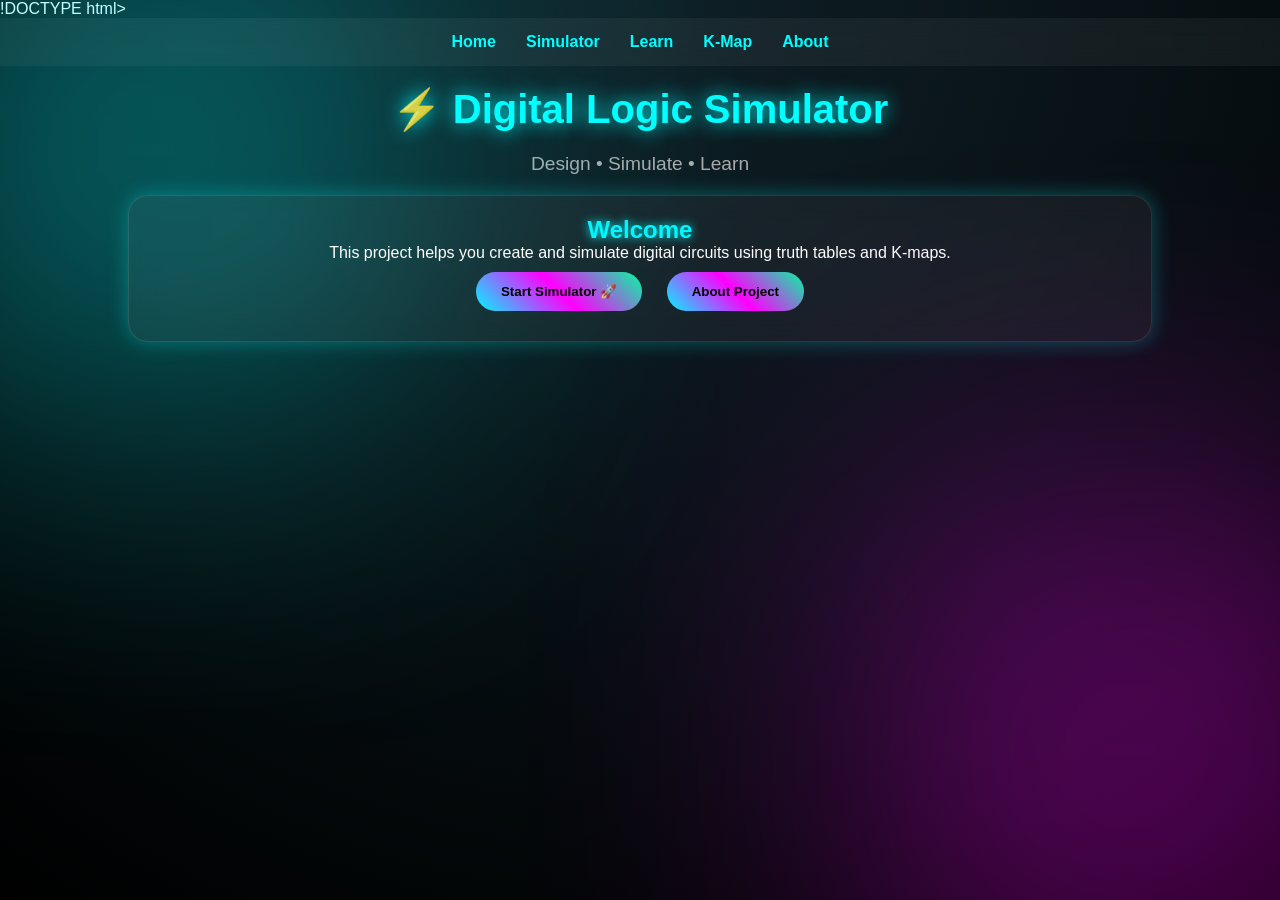
<file: index.html>
!DOCTYPE html>
<html>

<head>
    <title>Logic Simulator</title>
    <link rel="stylesheet" href="style.css">
</head>

<body>

    <div class="navbar">
        <a href="index.html">Home</a>
        <a href="simulator.html">Simulator</a>
        <a href="learn.html">Learn</a>
        <a href="kmap.html">K-Map</a>
        <a href="about.html">About</a>
    </div>
    <div class="container">

        <h1>⚡ Digital Logic Simulator</h1>
        <p class="subtitle">Design • Simulate • Learn</p>

        <div class="card">
            <h2>Welcome</h2>
            <p>This project helps you create and simulate digital circuits using truth tables and K-maps.</p>

            <a href="simulator.html">
                <button>Start Simulator 🚀</button>
            </a>

            <a href="about.html">
                <button>About Project</button>
            </a>
        </div>

    </div>

</body>

</html>
</file>
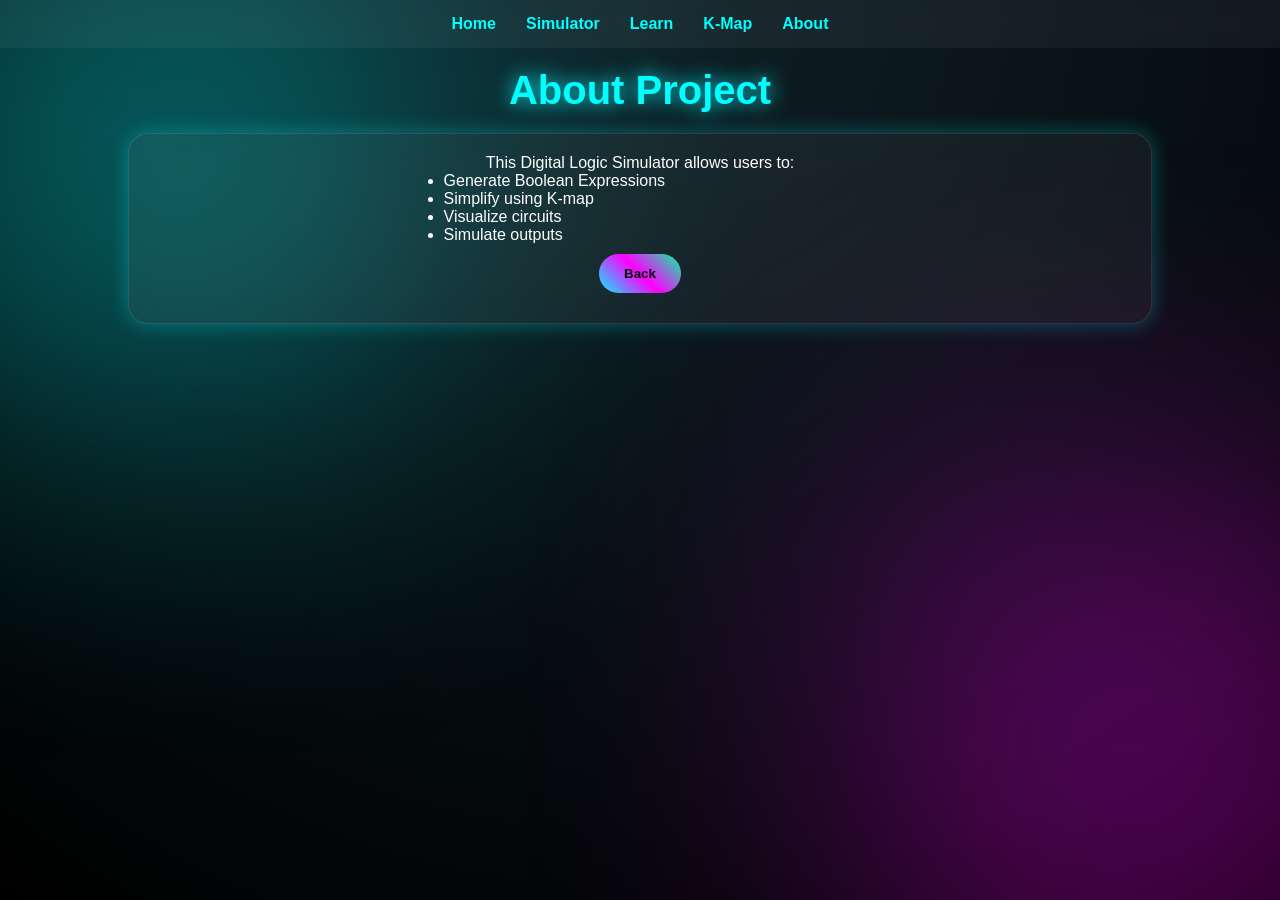
<file: about.html>
<!DOCTYPE html>
<html>

<head>
    <title>About</title>
    <link rel="stylesheet" href="style.css">
</head>

<body>
    </div>
    <div class="navbar">
        <a href="index.html">Home</a>
        <a href="simulator.html">Simulator</a>
        <a href="learn.html">Learn</a>
        <a href="kmap.html">K-Map</a>
        <a href="about.html">About</a>
    </div>

    <div class="container">

        <h1>About Project</h1>

        <div class="card">
            <p>
                This Digital Logic Simulator allows users to:
            </p>

            <ul>
                <li>Generate Boolean Expressions</li>
                <li>Simplify using K-map</li>
                <li>Visualize circuits</li>
                <li>Simulate outputs</li>
            </ul>

            <a href="index.html">
                <button>Back</button>
            </a>
        </div>

    </div>

</body>

</html>
</file>
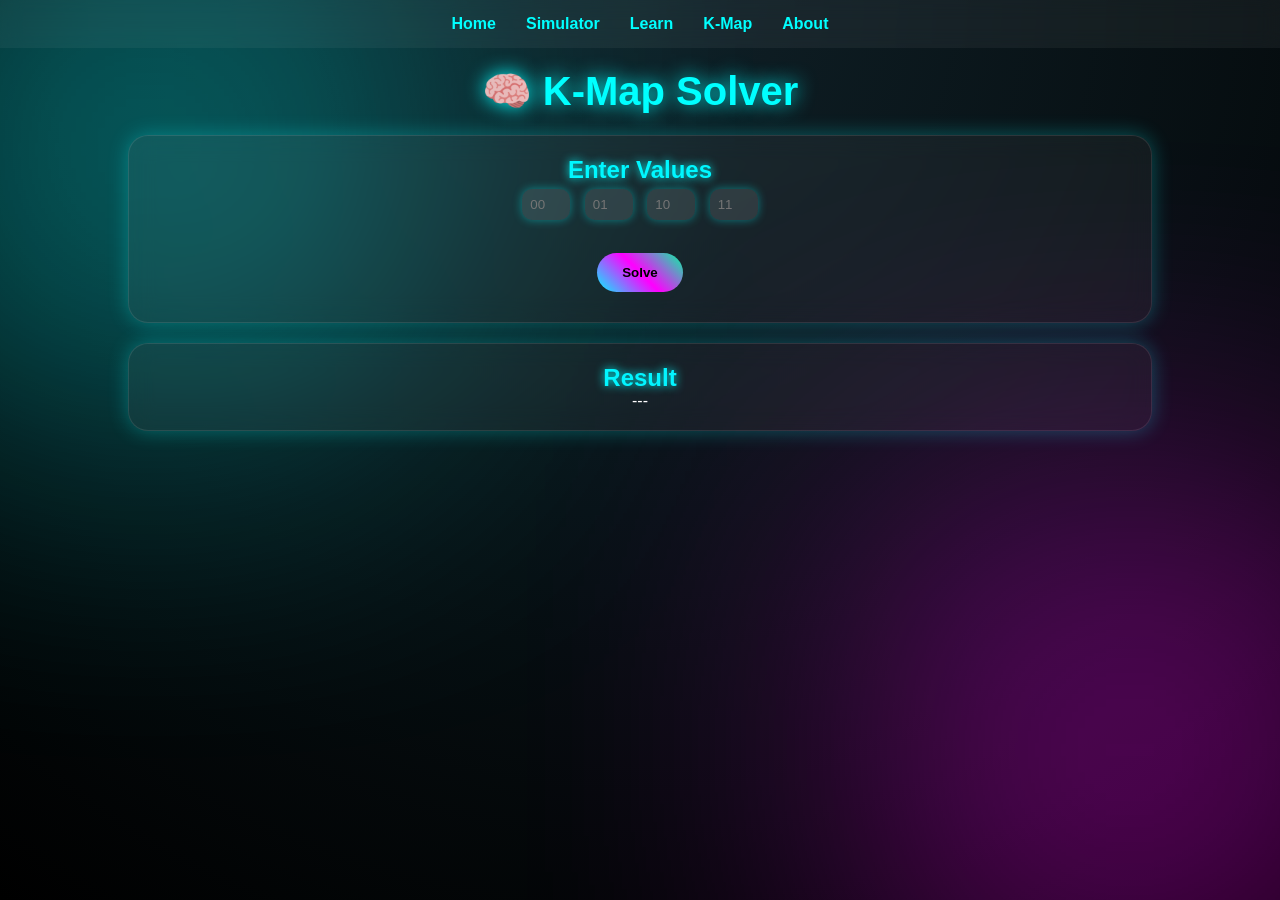
<file: kmap.html>
<!DOCTYPE html>
<html>

<head>
    <title>K-Map Solver</title>
    <link rel="stylesheet" href="style.css">
</head>

<body>

    <div class="navbar">
        <a href="index.html">Home</a>
        <a href="simulator.html">Simulator</a>
        <a href="learn.html">Learn</a>
        <a href="kmap.html">K-Map</a>
        <a href="about.html">About</a>
    </div>

    <div class="container">

        <h1>🧠 K-Map Solver</h1>

        <div class="card">
            <h2>Enter Values</h2>
            <input id="k0" type="number" min="0" max="1" placeholder="00">
            <input id="k1" type="number" min="0" max="1" placeholder="01">
            <input id="k2" type="number" min="0" max="1" placeholder="10">
            <input id="k3" type="number" min="0" max="1" placeholder="11">


            <br><br>

            <button onclick="solveKMap()">Solve</button>
        </div>

        <div class="card">
            <h2>Result</h2>
            <p id="kresult">---</p>
        </div>

    </div>

    <script>

        function solveKMap() {

            let v0 = parseInt(document.getElementById("k0").value) || 0;
            let v1 = parseInt(document.getElementById("k1").value) || 0;
            let v2 = parseInt(document.getElementById("k2").value) || 0;
            let v3 = parseInt(document.getElementById("k3").value) || 0;

            let result = "";

            if (v0 === 1 && v1 === 1 && v2 === 1 && v3 === 1)
                result = "1";

            else if (v3 === 1 && v0 === 0 && v1 === 0 && v2 === 0)
                result = "AB";

            else if (v1 === 1 && v2 === 1 && v3 === 1)
                result = "A + B";

            else if (v0 === 1 && v1 === 1 && v2 === 1 && v3 === 0)
                result = "(AB)'";

            else if (v0 === 1 && v1 === 0 && v2 === 0 && v3 === 0)
                result = "(A+B)'";

            else if (v1 === 1 && v2 === 1 && v0 === 0 && v3 === 0)
                result = "A ⊕ B";

            else if (v0 === 1 && v3 === 1 && v1 === 0 && v2 === 0)
                result = "A ⊙ B";

            else
                result = "Complex / No match";

            document.getElementById("kresult").innerText = result;
        }



    </script>

</body>

</html>
</file>
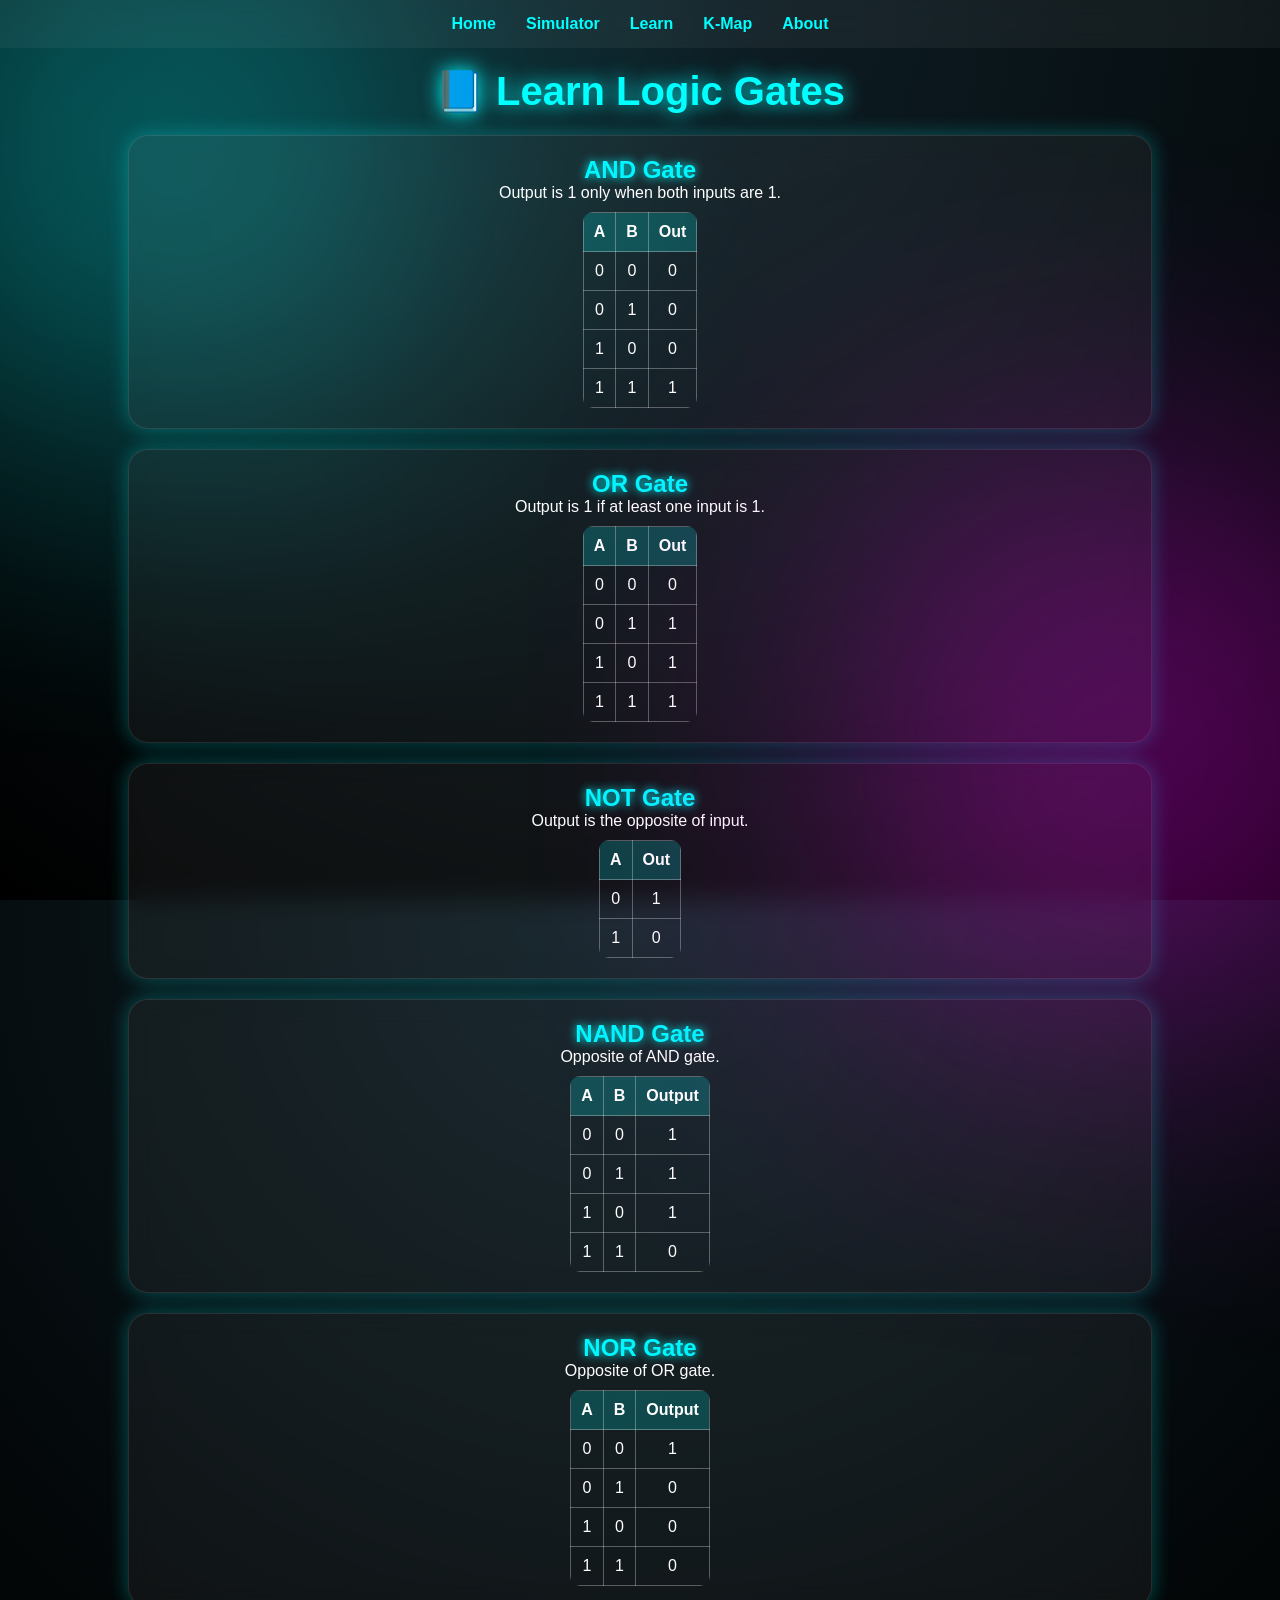
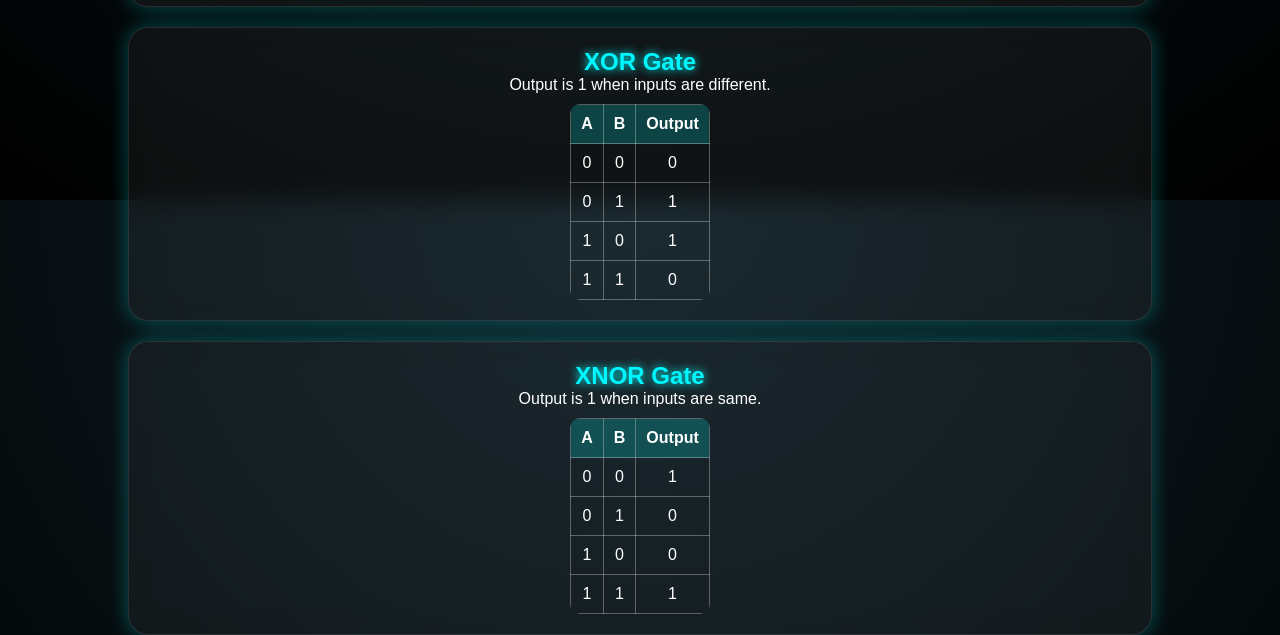
<file: learn.html>
<!DOCTYPE html>
<html>

<head>
    <title>Learn Logic Gates</title>
    <link rel="stylesheet" href="style.css">
</head>

<body>

    <div class="navbar">
        <a href="index.html">Home</a>
        <a href="simulator.html">Simulator</a>
        <a href="learn.html">Learn</a>
        <a href="kmap.html">K-Map</a>
        <a href="about.html">About</a>
    </div>

    <div class="container">

        <h1>📘 Learn Logic Gates</h1>

        <div class="card">
            <h2>AND Gate</h2>
            <p>Output is 1 only when both inputs are 1.</p>
            <table>
                <tr>
                    <th>A</th>
                    <th>B</th>
                    <th>Out</th>
                </tr>
                <tr>
                    <td>0</td>
                    <td>0</td>
                    <td>0</td>
                </tr>
                <tr>
                    <td>0</td>
                    <td>1</td>
                    <td>0</td>
                </tr>
                <tr>
                    <td>1</td>
                    <td>0</td>
                    <td>0</td>
                </tr>
                <tr>
                    <td>1</td>
                    <td>1</td>
                    <td>1</td>
                </tr>
            </table>
        </div>

        <div class="card">
            <h2>OR Gate</h2>
            <p>Output is 1 if at least one input is 1.</p>
            <table>
                <tr>
                    <th>A</th>
                    <th>B</th>
                    <th>Out</th>
                </tr>
                <tr>
                    <td>0</td>
                    <td>0</td>
                    <td>0</td>
                </tr>
                <tr>
                    <td>0</td>
                    <td>1</td>
                    <td>1</td>
                </tr>
                <tr>
                    <td>1</td>
                    <td>0</td>
                    <td>1</td>
                </tr>
                <tr>
                    <td>1</td>
                    <td>1</td>
                    <td>1</td>
                </tr>
            </table>
        </div>

        <div class="card">
            <h2>NOT Gate</h2>
            <p>Output is the opposite of input.</p>
            <table>
                <tr>
                    <th>A</th>
                    <th>Out</th>
                </tr>
                <tr>
                    <td>0</td>
                    <td>1</td>
                </tr>
                <tr>
                    <td>1</td>
                    <td>0</td>
                </tr>
            </table>
        </div>
        <div class="card">
            <h2>NAND Gate</h2>
            <p>Opposite of AND gate.</p>
            <table>
                <tr>
                    <th>A</th>
                    <th>B</th>
                    <th>Output</th>
                </tr>
                <tr>
                    <td>0</td>
                    <td>0</td>
                    <td>1</td>
                </tr>
                <tr>
                    <td>0</td>
                    <td>1</td>
                    <td>1</td>
                </tr>
                <tr>
                    <td>1</td>
                    <td>0</td>
                    <td>1</td>
                </tr>
                <tr>
                    <td>1</td>
                    <td>1</td>
                    <td>0</td>
                </tr>
            </table>
        </div>

        <div class="card">
            <h2>NOR Gate</h2>
            <p>Opposite of OR gate.</p>
            <table>
                <tr>
                    <th>A</th>
                    <th>B</th>
                    <th>Output</th>
                </tr>
                <tr>
                    <td>0</td>
                    <td>0</td>
                    <td>1</td>
                </tr>
                <tr>
                    <td>0</td>
                    <td>1</td>
                    <td>0</td>
                </tr>
                <tr>
                    <td>1</td>
                    <td>0</td>
                    <td>0</td>
                </tr>
                <tr>
                    <td>1</td>
                    <td>1</td>
                    <td>0</td>
                </tr>
            </table>
        </div>
        <div class="card">
            <h2>XOR Gate</h2>
            <p>Output is 1 when inputs are different.</p>
            <table>
                <tr>
                    <th>A</th>
                    <th>B</th>
                    <th>Output</th>
                </tr>
                <tr>
                    <td>0</td>
                    <td>0</td>
                    <td>0</td>
                </tr>
                <tr>
                    <td>0</td>
                    <td>1</td>
                    <td>1</td>
                </tr>
                <tr>
                    <td>1</td>
                    <td>0</td>
                    <td>1</td>
                </tr>
                <tr>
                    <td>1</td>
                    <td>1</td>
                    <td>0</td>
                </tr>
            </table>
        </div>
        <div class="card">
            <h2>XNOR Gate</h2>
            <p>Output is 1 when inputs are same.</p>
            <table>
                <tr>
                    <th>A</th>
                    <th>B</th>
                    <th>Output</th>
                </tr>
                <tr>
                    <td>0</td>
                    <td>0</td>
                    <td>1</td>
                </tr>
                <tr>
                    <td>0</td>
                    <td>1</td>
                    <td>0</td>
                </tr>
                <tr>
                    <td>1</td>
                    <td>0</td>
                    <td>0</td>
                </tr>
                <tr>
                    <td>1</td>
                    <td>1</td>
                    <td>1</td>
                </tr>
            </table>
        </div>

    </div>
</body>

</html>
</file>
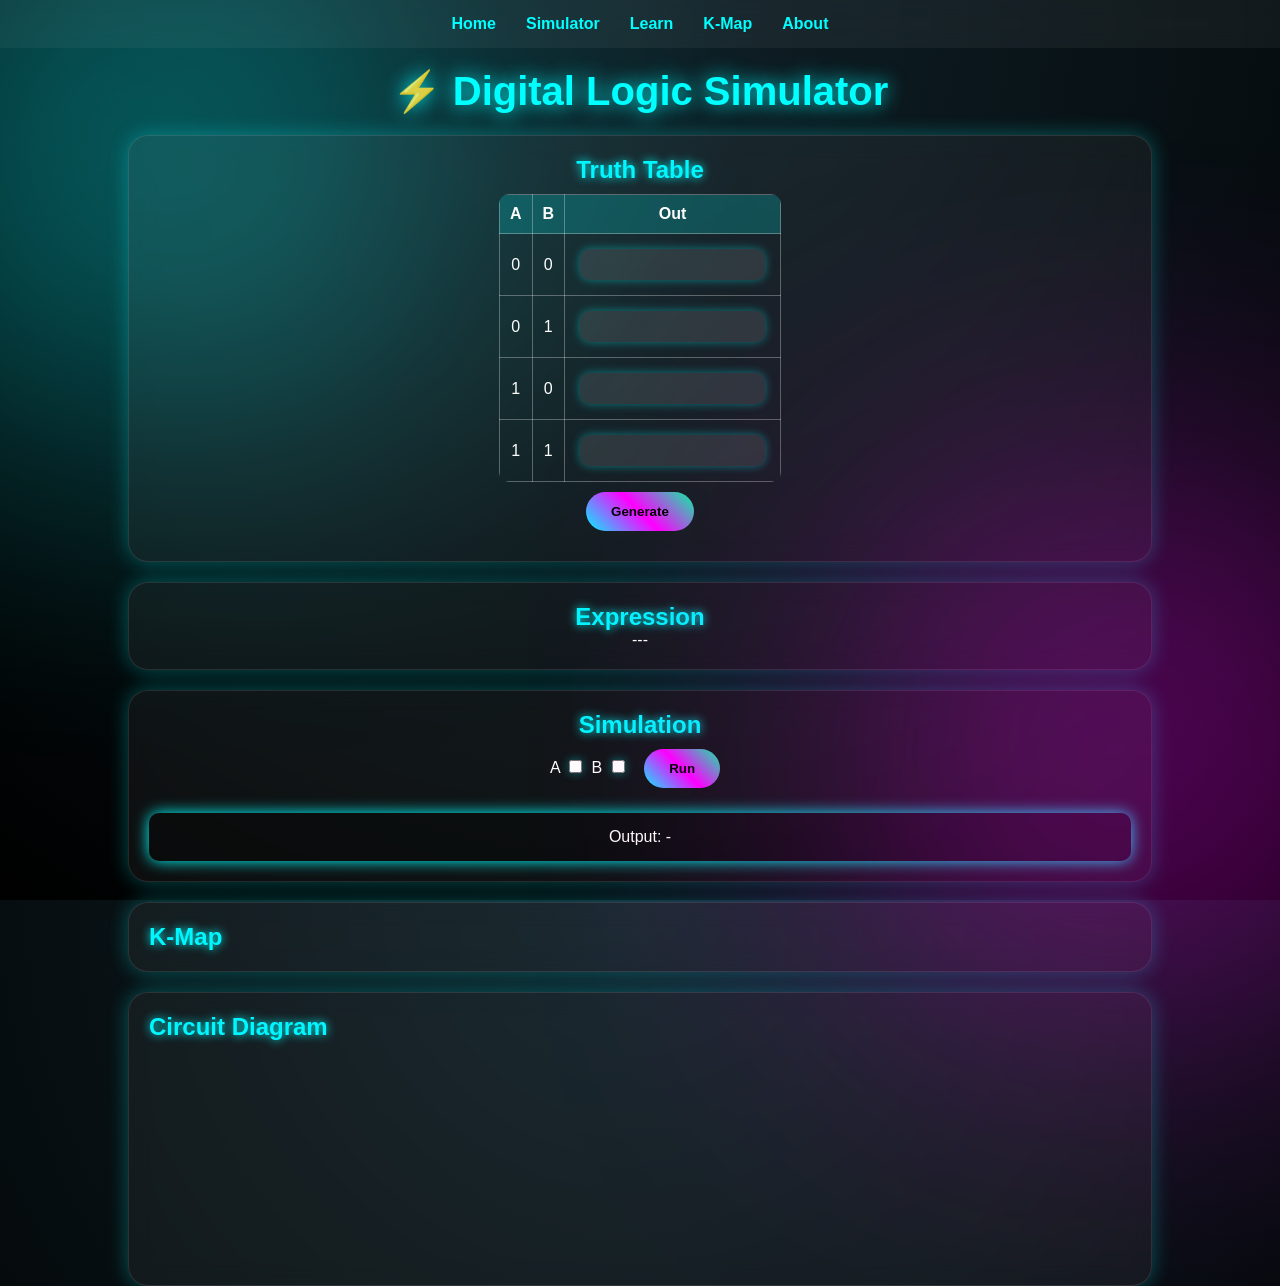
<file: simulator.html>
<!DOCTYPE html>
<html>

<head>
    <title>Logic Simulator</title>
    <link rel="stylesheet" href="style.css">
</head>

<body>
    <div class="navbar">
        <a href="index.html">Home</a>
        <a href="simulator.html">Simulator</a>
        <a href="learn.html">Learn</a>
        <a href="kmap.html">K-Map</a>
        <a href="about.html">About</a>
    </div>
    <div class="container">

        <h1>⚡ Digital Logic Simulator</h1>

        <!-- CARD 1 -->
        <div class="card">
            <h2>Truth Table</h2>

            <table>
                <tr>
                    <th>A</th>
                    <th>B</th>
                    <th>Out</th>
                </tr>
                <tr>
                    <td>0</td>
                    <td>0</td>
                    <td><input id="o0"></td>
                </tr>
                <tr>
                    <td>0</td>
                    <td>1</td>
                    <td><input id="o1"></td>
                </tr>
                <tr>
                    <td>1</td>
                    <td>0</td>
                    <td><input id="o2"></td>
                </tr>
                <tr>
                    <td>1</td>
                    <td>1</td>
                    <td><input id="o3"></td>
                </tr>
            </table>

            <button onclick="generate()">Generate</button>
        </div>

        <!-- CARD 2 -->
        <div class="card">
            <h2>Expression</h2>
            <p id="expression">---</p>
        </div>

        <!-- CARD 3 -->
        <div class="card">
            <h2>Simulation</h2>
            A <input type="checkbox" id="A">
            B <input type="checkbox" id="B">

            <button onclick="simulate()">Run</button>

            <p id="output">Output: -</p>
        </div>

    </div>

    <script src="script.js"></script>


    <!-- K-MAP -->
    <div class="card">
        <h2>K-Map</h2>
        <div id="kmap"></div>
    </div>

    <!-- CIRCUIT -->
    <div class="card">
        <h2>Circuit Diagram</h2>
        <svg id="circuit" width="400" height="200"></svg>
    </div>
</body>

</html>
</file>
<file: style.css>
/* RESET */
* {
    margin: 0;
    padding: 0;
    box-sizing: border-box;
}

/* BACKGROUND */
body {
    font-family: 'Poppins', sans-serif;
    background: radial-gradient(circle at top, #0f2027, #000000);
    color: white;
    height: 100vh;
}

/* GLOW BACKGROUND */
body::before {
    content: "";
    position: fixed;
    width: 500px;
    height: 500px;
    background: cyan;
    filter: blur(150px);
    top: -100px;
    left: -100px;
    opacity: 0.4;
}

body::after {
    content: "";
    position: fixed;
    width: 500px;
    height: 500px;
    background: magenta;
    filter: blur(150px);
    bottom: -100px;
    right: -100px;
    opacity: 0.4;
}

/* CONTAINER */
.container {
    text-align: center;
}

/* TITLE */
h1 {
    margin: 20px;
    font-size: 2.5rem;
    color: cyan;
    text-shadow: 0 0 20px cyan;
}

/* GLASS CARD */
.card {
    width: 80%;
    margin: 20px auto;
    padding: 20px;

    background: rgba(255, 255, 255, 0.05);
    border-radius: 20px;

    backdrop-filter: blur(12px);

    border: 1px solid rgba(255, 255, 255, 0.1);

    box-shadow: 0 0 20px rgba(0, 255, 255, 0.3);

    transition: 0.3s;
}

/* HOVER EFFECT */
.card:hover {
    transform: scale(1.05);
    box-shadow: 0 0 40px cyan;
}

/* TABLE */
table {
    margin: auto;
    border-collapse: collapse;
}

td,
th {
    padding: 10px;
    border: 1px solid white;
}

/* INPUT */
input {
    padding: 8px;
    border-radius: 10px;
    border: none;
    background: rgba(255, 255, 255, 0.1);
    color: white;
}

/* BUTTON */
button {
    margin-top: 10px;
    padding: 10px 20px;
    border-radius: 20px;

    background: linear-gradient(45deg, cyan, magenta);
    border: none;
    cursor: pointer;
}

button:hover {
    transform: scale(1.1);
    box-shadow: 0 0 20px cyan;
}

/* SVG GLOW */
svg {
    margin-top: 20px;
}

svg line {
    stroke: cyan;
    stroke-width: 2;
    filter: drop-shadow(0 0 8px cyan);
}

svg rect {
    stroke: cyan;
    fill: transparent;
    filter: drop-shadow(0 0 10px cyan);
}

svg text {
    fill: white;
}

/* SUBTITLE */
.subtitle {
    font-size: 1.2rem;
    color: #aaa;
    margin-bottom: 20px;
}

/* BUTTON GROUP */
a {
    text-decoration: none;
}

/* MULTI COLOR GLOW */
button {
    margin: 10px;
    padding: 12px 25px;
    border-radius: 30px;
    border: none;

    background: linear-gradient(45deg, #00f7ff, #ff00ff, #00ff9f);
    color: black;
    font-weight: bold;

    cursor: pointer;
    transition: 0.4s;
}

button:hover {
    transform: scale(1.1);
    box-shadow:
        0 0 20px #00f7ff,
        0 0 40px #ff00ff,
        0 0 60px #00ff9f;
}

/* LIST STYLE */
ul {
    text-align: left;
    margin-left: 30%;
}

.navbar {
    display: flex;
    justify-content: center;
    gap: 30px;
    padding: 15px;
    background: rgba(255, 255, 255, 0.05);
    backdrop-filter: blur(10px);
}

.navbar a {
    color: cyan;
    text-decoration: none;
    font-weight: bold;
}

.navbar a:hover {
    text-shadow: 0 0 10px cyan;
}

/* extra colors */
.subtitle {
    font-size: 1.2rem;
    color: #aaa;
    margin-bottom: 20px;
}

a {
    text-decoration: none;
}

/* HEADINGS */
h2 {
    color: #00f7ff;
    text-shadow: 0 0 10px cyan;
}

/* TABLE STYLE UPGRADE */
table {
    margin: auto;
    border-radius: 10px;
    overflow: hidden;
}

td,
th {
    padding: 12px;
    border: 1px solid rgba(255, 255, 255, 0.2);
}

/* INPUT GLOW */
input {
    margin: 5px;
    box-shadow: 0 0 10px rgba(0, 255, 255, 0.4);
}

/* CARD ANIMATION */
.card {
    animation: fadeIn 1s ease-in-out;
}

@keyframes fadeIn {
    from {
        opacity: 0;
        transform: translateY(20px);
    }

    to {
        opacity: 1;
        transform: translateY(0);
    }
}

#output {
    margin-top: 15px;
    padding: 15px;
    background: rgba(0, 0, 0, 0.3);
    border-radius: 10px;
    box-shadow: 0 0 15px cyan;
}

table {
    margin: auto;
    border-collapse: collapse;
    margin-top: 10px;
}

td,
th {
    padding: 10px;
    border: 1px solid rgba(255, 255, 255, 0.3);
}

th {
    background: rgba(0, 255, 255, 0.2);
}
</file>
